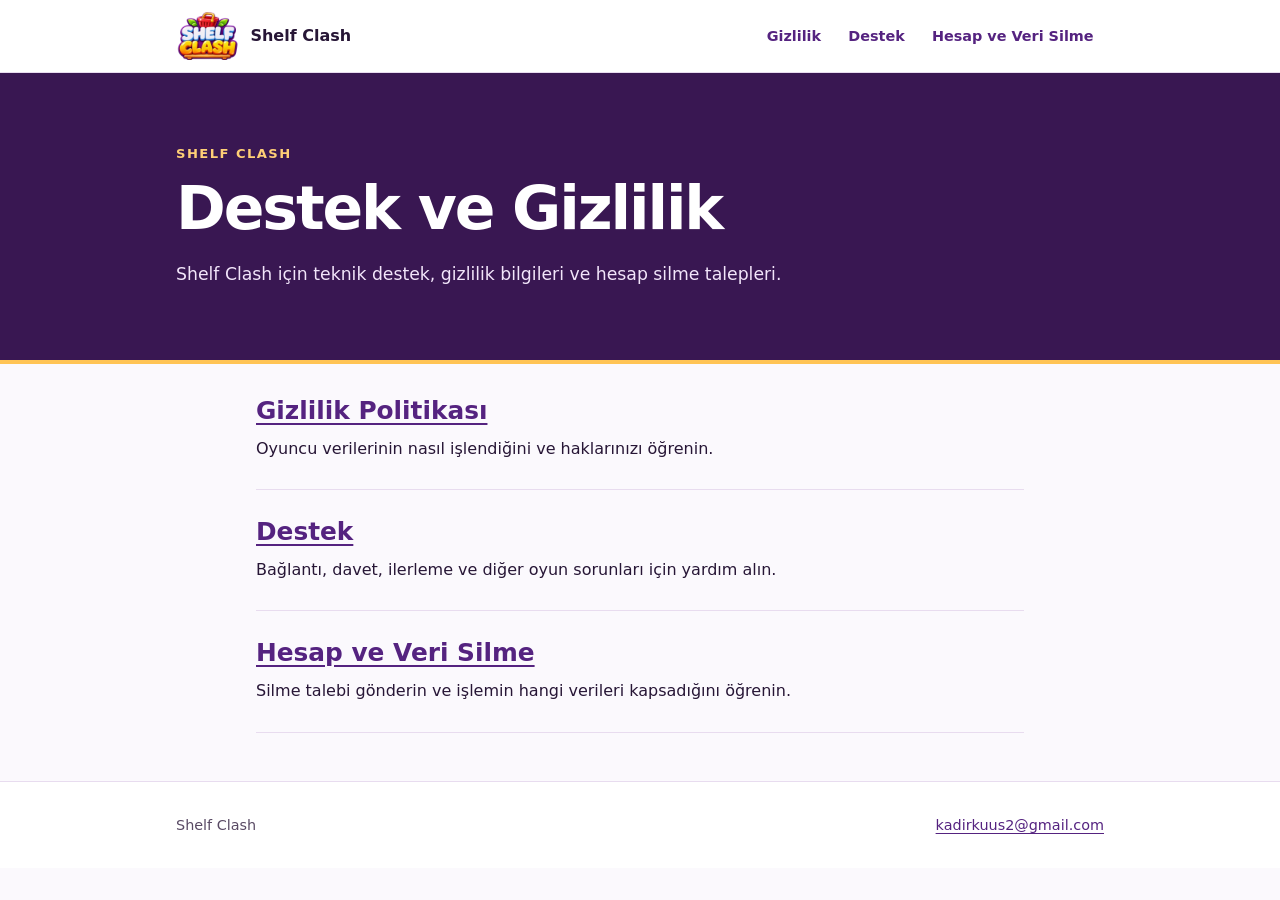
<file: index.html>
<!doctype html>
<html lang="tr">
<head>
<meta charset="utf-8">
<meta name="viewport" content="width=device-width, initial-scale=1">
<meta name="theme-color" content="#391752">
<meta name="description" content="Shelf Clash için teknik destek, gizlilik bilgileri ve hesap silme talepleri.">
<title>Destek ve Gizlilik</title>
<link rel="stylesheet" href="./assets/site.css">
</head>
<body>
<a class="skip" href="#icerik">İçeriğe geç</a>
<header class="site-header">
<div class="wrap bar">
<a class="brand" href="./"><img src="./assets/shelf-clash-logo.webp" width="320" height="240" alt=""><span>Shelf Clash</span></a>
<nav aria-label="Ana menü">
<a href="./privacy/">Gizlilik</a>
<a href="./support/">Destek</a>
<a href="./delete-account/">Hesap ve Veri Silme</a>
</nav>
</div>
</header>
<main id="icerik">
<div class="hero">
<div class="wrap">
<p class="kicker">Shelf Clash</p>
<h1>Destek ve Gizlilik</h1>
<p class="lead">Shelf Clash için teknik destek, gizlilik bilgileri ve hesap silme talepleri.</p>
</div>
</div>
<div class="wrap content">
<section><h2><a href="./privacy/">Gizlilik Politikası</a></h2><p>Oyuncu verilerinin nasıl işlendiğini ve haklarınızı öğrenin.</p></section>
<section><h2><a href="./support/">Destek</a></h2><p>Bağlantı, davet, ilerleme ve diğer oyun sorunları için yardım alın.</p></section>
<section><h2><a href="./delete-account/">Hesap ve Veri Silme</a></h2><p>Silme talebi gönderin ve işlemin hangi verileri kapsadığını öğrenin.</p></section>
</div>
</main>
<footer><div class="wrap bar"><p>Shelf Clash</p><a href="mailto:kadirkuus2@gmail.com">kadirkuus2@gmail.com</a></div></footer>
</body>
</html>
</file>
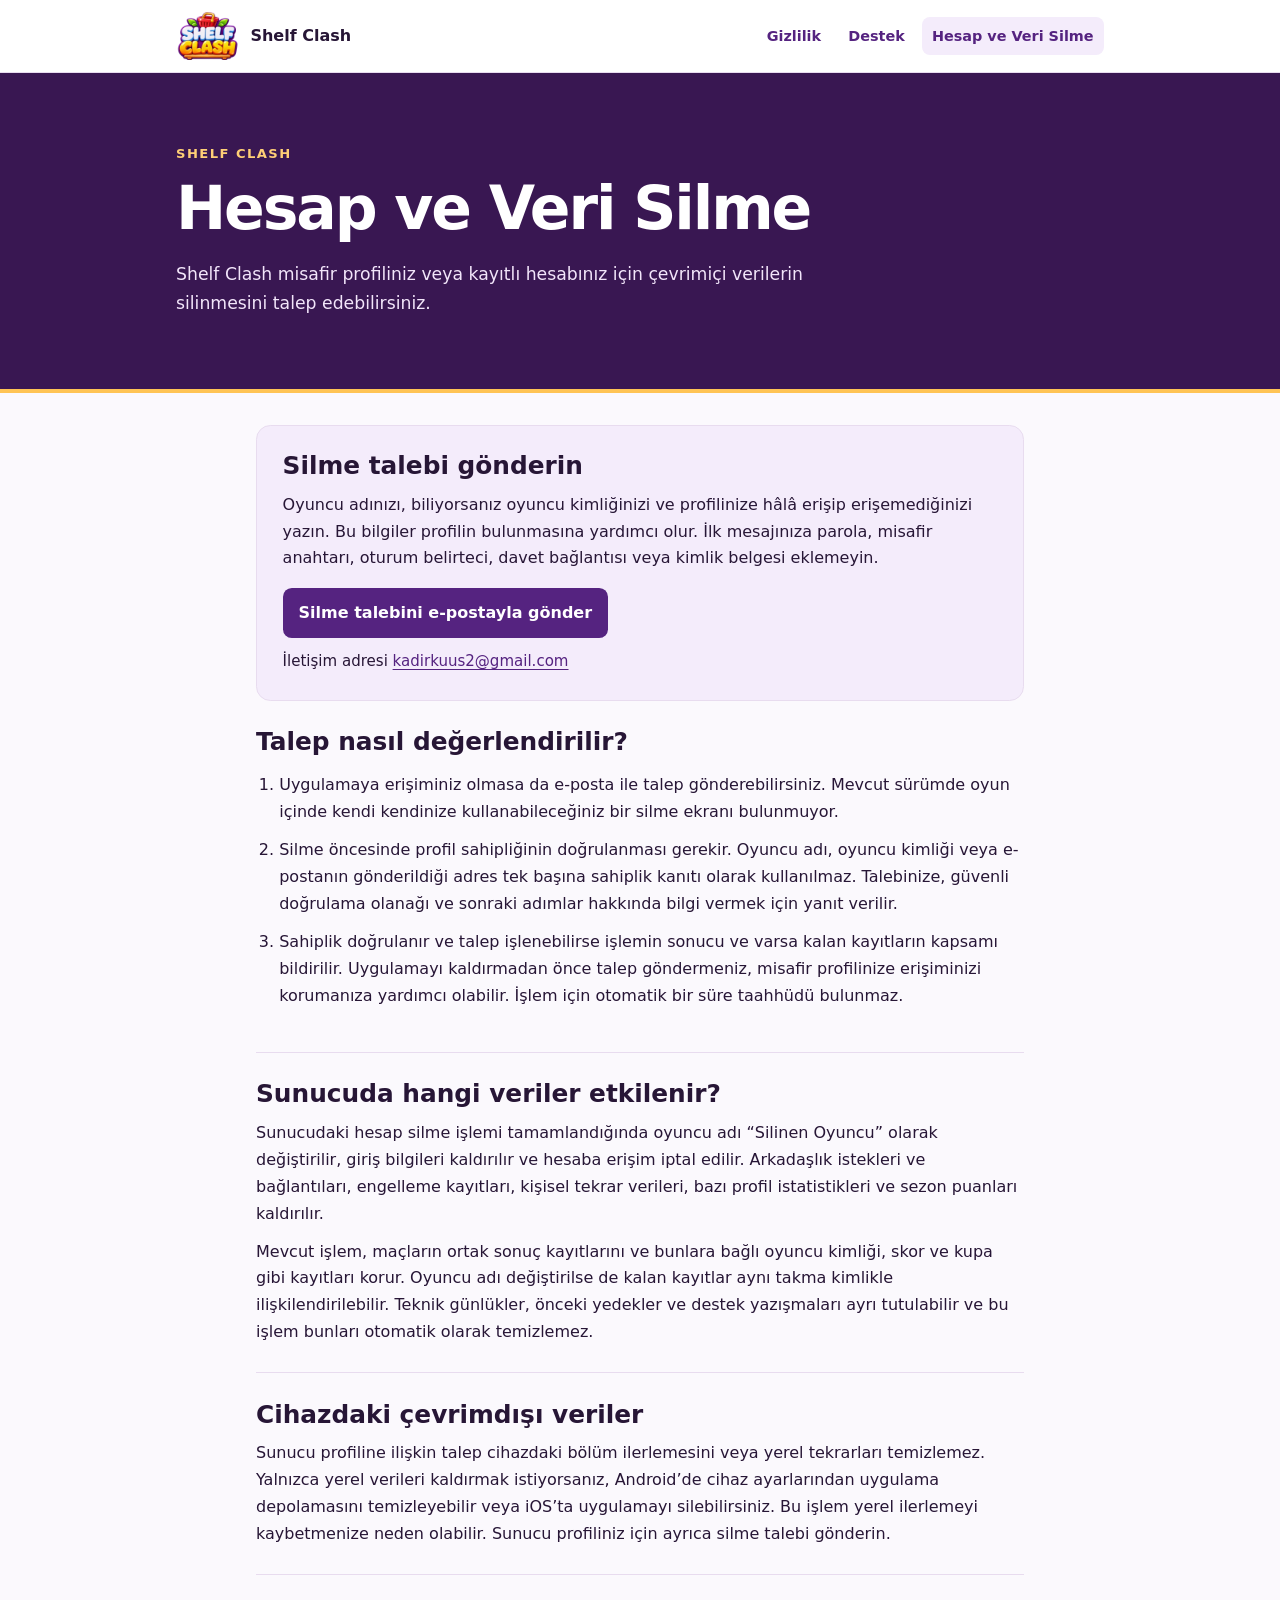
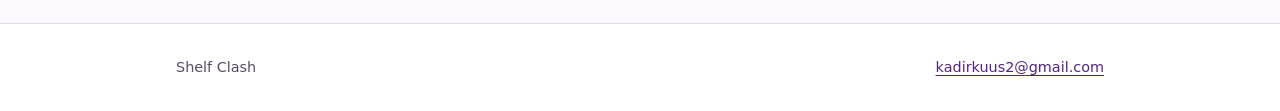
<file: delete-account/index.html>
<!doctype html>
<html lang="tr">
<head>
<meta charset="utf-8">
<meta name="viewport" content="width=device-width, initial-scale=1">
<meta name="theme-color" content="#391752">
<meta name="description" content="Shelf Clash misafir profiliniz veya kayıtlı hesabınız için çevrimiçi verilerin silinmesini talep edebilirsiniz.">
<title>Hesap ve Veri Silme | Shelf Clash</title>
<link rel="stylesheet" href="../assets/site.css">
</head>
<body>
<a class="skip" href="#icerik">İçeriğe geç</a>
<header class="site-header">
<div class="wrap bar">
<a class="brand" href="../"><img src="../assets/shelf-clash-logo.webp" width="320" height="240" alt=""><span>Shelf Clash</span></a>
<nav aria-label="Ana menü">
<a href="../privacy/">Gizlilik</a>
<a href="../support/">Destek</a>
<a href="../delete-account/" aria-current="page">Hesap ve Veri Silme</a>
</nav>
</div>
</header>
<main id="icerik">
<div class="hero">
<div class="wrap">
<p class="kicker">Shelf Clash</p>
<h1>Hesap ve Veri Silme</h1>
<p class="lead">Shelf Clash misafir profiliniz veya kayıtlı hesabınız için çevrimiçi verilerin silinmesini talep edebilirsiniz.</p>
</div>
</div>
<div class="wrap content">
<div class="callout">
<h2>Silme talebi gönderin</h2>
<p>Oyuncu adınızı, biliyorsanız oyuncu kimliğinizi ve profilinize hâlâ erişip erişemediğinizi yazın. Bu bilgiler profilin bulunmasına yardımcı olur. İlk mesajınıza parola, misafir anahtarı, oturum belirteci, davet bağlantısı veya kimlik belgesi eklemeyin.</p>
<a class="button" href="mailto:kadirkuus2@gmail.com?subject=Shelf%20Clash%20hesap%20ve%20veri%20silme%20talebi">Silme talebini e-postayla gönder</a>
<p class="email">İletişim adresi <a href="mailto:kadirkuus2@gmail.com">kadirkuus2@gmail.com</a></p>
</div>
<section>
<h2>Talep nasıl değerlendirilir?</h2>
<ol>
<li>Uygulamaya erişiminiz olmasa da e-posta ile talep gönderebilirsiniz. Mevcut sürümde oyun içinde kendi kendinize kullanabileceğiniz bir silme ekranı bulunmuyor.</li>
<li>Silme öncesinde profil sahipliğinin doğrulanması gerekir. Oyuncu adı, oyuncu kimliği veya e-postanın gönderildiği adres tek başına sahiplik kanıtı olarak kullanılmaz. Talebinize, güvenli doğrulama olanağı ve sonraki adımlar hakkında bilgi vermek için yanıt verilir.</li>
<li>Sahiplik doğrulanır ve talep işlenebilirse işlemin sonucu ve varsa kalan kayıtların kapsamı bildirilir. Uygulamayı kaldırmadan önce talep göndermeniz, misafir profilinize erişiminizi korumanıza yardımcı olabilir. İşlem için otomatik bir süre taahhüdü bulunmaz.</li>
</ol>
</section>
<section>
<h2>Sunucuda hangi veriler etkilenir?</h2>
<p>Sunucudaki hesap silme işlemi tamamlandığında oyuncu adı “Silinen Oyuncu” olarak değiştirilir, giriş bilgileri kaldırılır ve hesaba erişim iptal edilir. Arkadaşlık istekleri ve bağlantıları, engelleme kayıtları, kişisel tekrar verileri, bazı profil istatistikleri ve sezon puanları kaldırılır.</p>
<p>Mevcut işlem, maçların ortak sonuç kayıtlarını ve bunlara bağlı oyuncu kimliği, skor ve kupa gibi kayıtları korur. Oyuncu adı değiştirilse de kalan kayıtlar aynı takma kimlikle ilişkilendirilebilir. Teknik günlükler, önceki yedekler ve destek yazışmaları ayrı tutulabilir ve bu işlem bunları otomatik olarak temizlemez.</p>
</section>
<section>
<h2>Cihazdaki çevrimdışı veriler</h2>
<p>Sunucu profiline ilişkin talep cihazdaki bölüm ilerlemesini veya yerel tekrarları temizlemez. Yalnızca yerel verileri kaldırmak istiyorsanız, Android’de cihaz ayarlarından uygulama depolamasını temizleyebilir veya iOS’ta uygulamayı silebilirsiniz. Bu işlem yerel ilerlemeyi kaybetmenize neden olabilir. Sunucu profiliniz için ayrıca silme talebi gönderin.</p>
</section>
</div>
</main>
<footer><div class="wrap bar"><p>Shelf Clash</p><a href="mailto:kadirkuus2@gmail.com">kadirkuus2@gmail.com</a></div></footer>
</body>
</html>
</file>
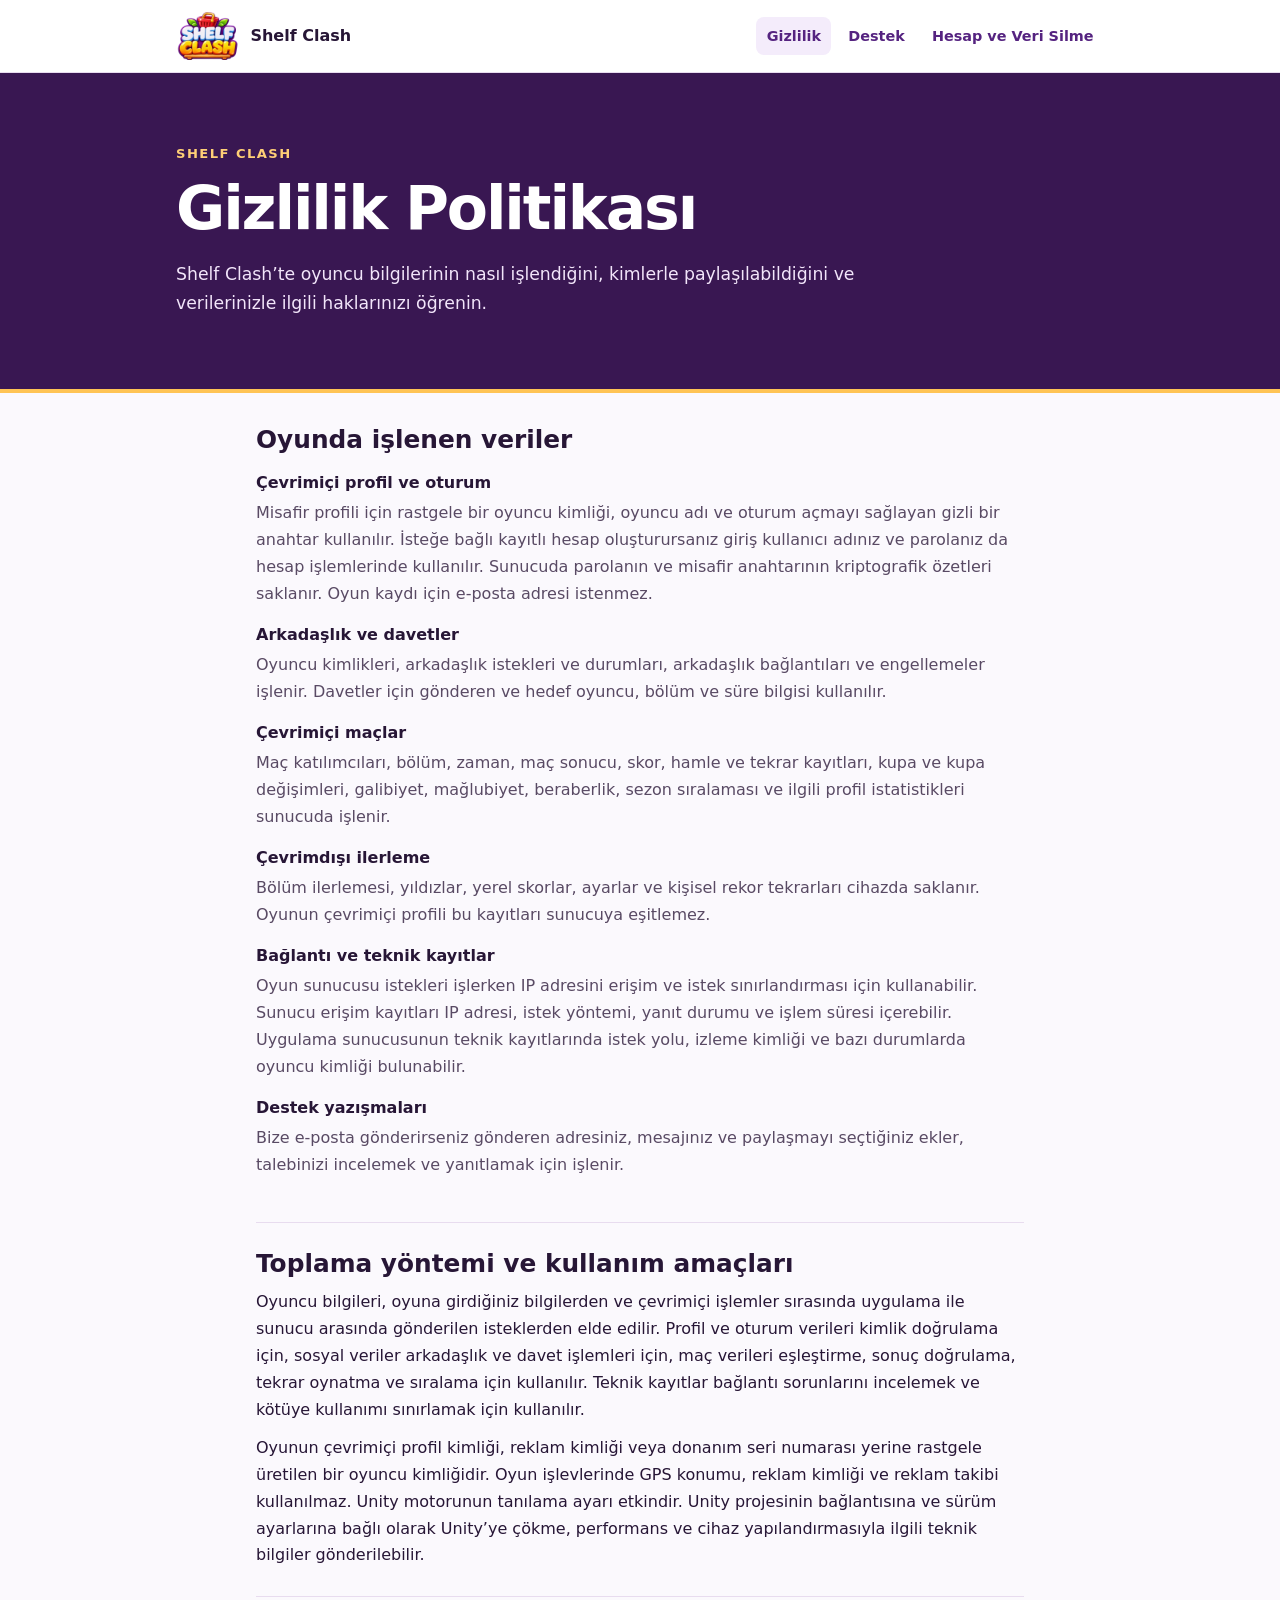
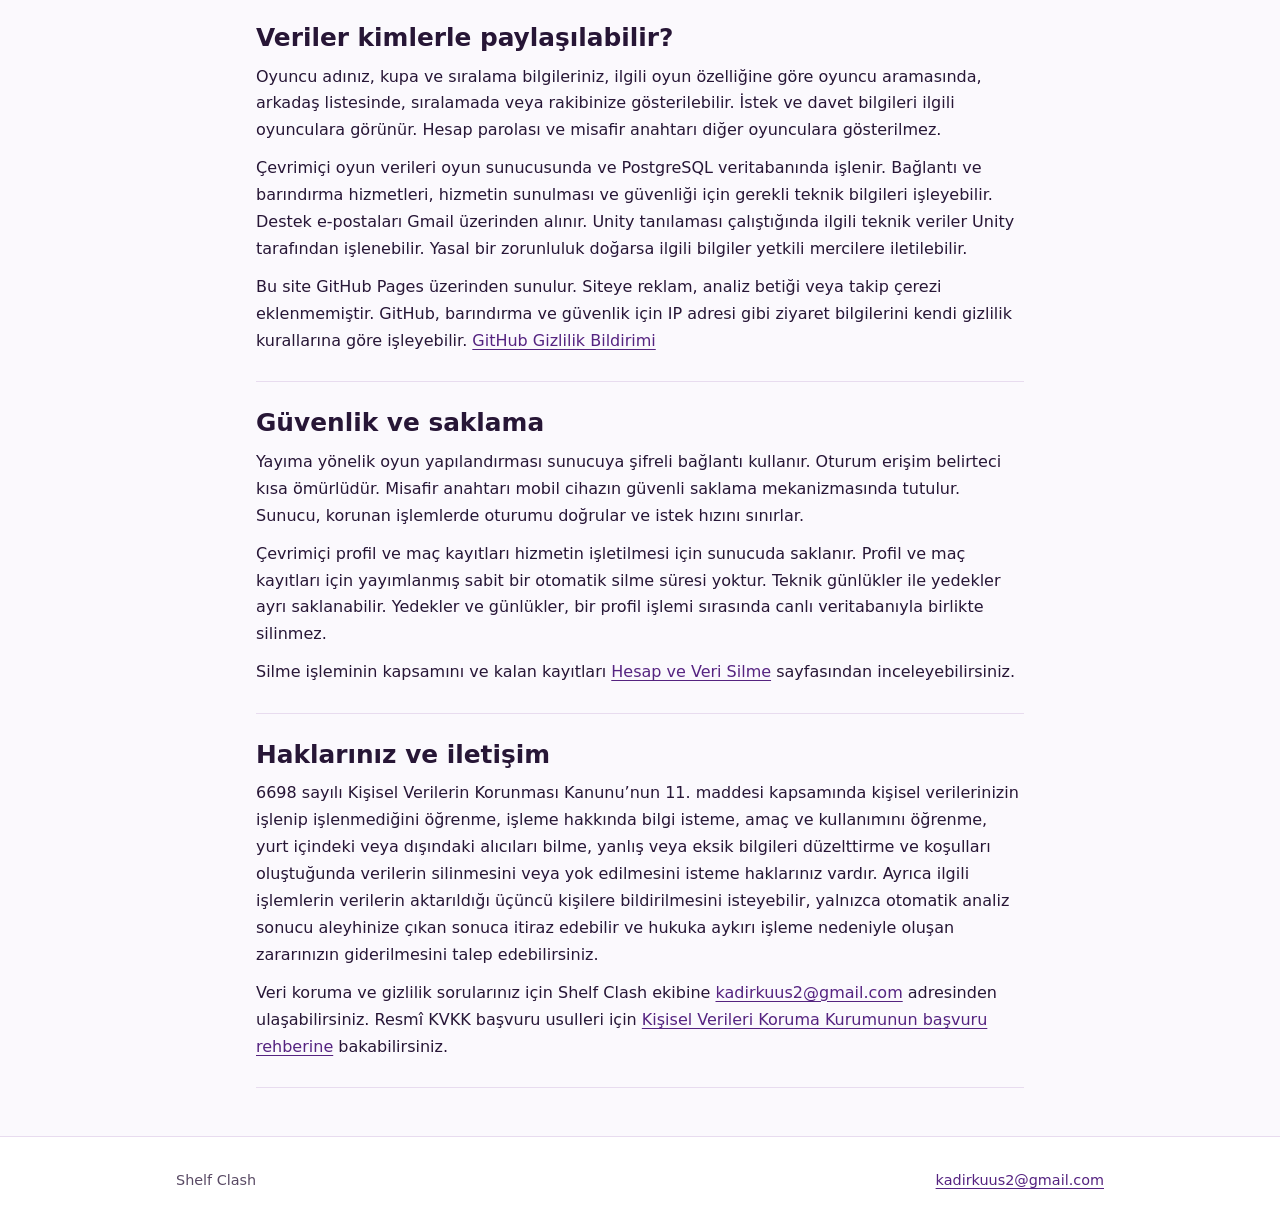
<file: privacy/index.html>
<!doctype html>
<html lang="tr">
<head>
<meta charset="utf-8">
<meta name="viewport" content="width=device-width, initial-scale=1">
<meta name="theme-color" content="#391752">
<meta name="description" content="Shelf Clash’te oyuncu bilgilerinin nasıl işlendiğini, kimlerle paylaşılabildiğini ve verilerinizle ilgili haklarınızı öğrenin.">
<title>Gizlilik Politikası | Shelf Clash</title>
<link rel="stylesheet" href="../assets/site.css">
</head>
<body>
<a class="skip" href="#icerik">İçeriğe geç</a>
<header class="site-header">
<div class="wrap bar">
<a class="brand" href="../"><img src="../assets/shelf-clash-logo.webp" width="320" height="240" alt=""><span>Shelf Clash</span></a>
<nav aria-label="Ana menü">
<a href="../privacy/" aria-current="page">Gizlilik</a>
<a href="../support/">Destek</a>
<a href="../delete-account/">Hesap ve Veri Silme</a>
</nav>
</div>
</header>
<main id="icerik">
<div class="hero">
<div class="wrap">
<p class="kicker">Shelf Clash</p>
<h1>Gizlilik Politikası</h1>
<p class="lead">Shelf Clash’te oyuncu bilgilerinin nasıl işlendiğini, kimlerle paylaşılabildiğini ve verilerinizle ilgili haklarınızı öğrenin.</p>
</div>
</div>
<div class="wrap content">
<section id="veriler">
<h2>Oyunda işlenen veriler</h2>
<dl>
<dt>Çevrimiçi profil ve oturum</dt>
<dd>Misafir profili için rastgele bir oyuncu kimliği, oyuncu adı ve oturum açmayı sağlayan gizli bir anahtar kullanılır. İsteğe bağlı kayıtlı hesap oluşturursanız giriş kullanıcı adınız ve parolanız da hesap işlemlerinde kullanılır. Sunucuda parolanın ve misafir anahtarının kriptografik özetleri saklanır. Oyun kaydı için e-posta adresi istenmez.</dd>
<dt>Arkadaşlık ve davetler</dt>
<dd>Oyuncu kimlikleri, arkadaşlık istekleri ve durumları, arkadaşlık bağlantıları ve engellemeler işlenir. Davetler için gönderen ve hedef oyuncu, bölüm ve süre bilgisi kullanılır.</dd>
<dt>Çevrimiçi maçlar</dt>
<dd>Maç katılımcıları, bölüm, zaman, maç sonucu, skor, hamle ve tekrar kayıtları, kupa ve kupa değişimleri, galibiyet, mağlubiyet, beraberlik, sezon sıralaması ve ilgili profil istatistikleri sunucuda işlenir.</dd>
<dt>Çevrimdışı ilerleme</dt>
<dd>Bölüm ilerlemesi, yıldızlar, yerel skorlar, ayarlar ve kişisel rekor tekrarları cihazda saklanır. Oyunun çevrimiçi profili bu kayıtları sunucuya eşitlemez.</dd>
<dt>Bağlantı ve teknik kayıtlar</dt>
<dd>Oyun sunucusu istekleri işlerken IP adresini erişim ve istek sınırlandırması için kullanabilir. Sunucu erişim kayıtları IP adresi, istek yöntemi, yanıt durumu ve işlem süresi içerebilir. Uygulama sunucusunun teknik kayıtlarında istek yolu, izleme kimliği ve bazı durumlarda oyuncu kimliği bulunabilir.</dd>
<dt>Destek yazışmaları</dt>
<dd>Bize e-posta gönderirseniz gönderen adresiniz, mesajınız ve paylaşmayı seçtiğiniz ekler, talebinizi incelemek ve yanıtlamak için işlenir.</dd>
</dl>
</section>
<section id="amaclar">
<h2>Toplama yöntemi ve kullanım amaçları</h2>
<p>Oyuncu bilgileri, oyuna girdiğiniz bilgilerden ve çevrimiçi işlemler sırasında uygulama ile sunucu arasında gönderilen isteklerden elde edilir. Profil ve oturum verileri kimlik doğrulama için, sosyal veriler arkadaşlık ve davet işlemleri için, maç verileri eşleştirme, sonuç doğrulama, tekrar oynatma ve sıralama için kullanılır. Teknik kayıtlar bağlantı sorunlarını incelemek ve kötüye kullanımı sınırlamak için kullanılır.</p>
<p>Oyunun çevrimiçi profil kimliği, reklam kimliği veya donanım seri numarası yerine rastgele üretilen bir oyuncu kimliğidir. Oyun işlevlerinde GPS konumu, reklam kimliği ve reklam takibi kullanılmaz. Unity motorunun tanılama ayarı etkindir. Unity projesinin bağlantısına ve sürüm ayarlarına bağlı olarak Unity’ye çökme, performans ve cihaz yapılandırmasıyla ilgili teknik bilgiler gönderilebilir.</p>
</section>
<section id="paylasim">
<h2>Veriler kimlerle paylaşılabilir?</h2>
<p>Oyuncu adınız, kupa ve sıralama bilgileriniz, ilgili oyun özelliğine göre oyuncu aramasında, arkadaş listesinde, sıralamada veya rakibinize gösterilebilir. İstek ve davet bilgileri ilgili oyunculara görünür. Hesap parolası ve misafir anahtarı diğer oyunculara gösterilmez.</p>
<p>Çevrimiçi oyun verileri oyun sunucusunda ve PostgreSQL veritabanında işlenir. Bağlantı ve barındırma hizmetleri, hizmetin sunulması ve güvenliği için gerekli teknik bilgileri işleyebilir. Destek e-postaları Gmail üzerinden alınır. Unity tanılaması çalıştığında ilgili teknik veriler Unity tarafından işlenebilir. Yasal bir zorunluluk doğarsa ilgili bilgiler yetkili mercilere iletilebilir.</p>
<p>Bu site GitHub Pages üzerinden sunulur. Siteye reklam, analiz betiği veya takip çerezi eklenmemiştir. GitHub, barındırma ve güvenlik için IP adresi gibi ziyaret bilgilerini kendi gizlilik kurallarına göre işleyebilir. <a href="https://docs.github.com/en/site-policy/privacy-policies/github-general-privacy-statement">GitHub Gizlilik Bildirimi</a></p>
</section>
<section id="guvenlik">
<h2>Güvenlik ve saklama</h2>
<p>Yayıma yönelik oyun yapılandırması sunucuya şifreli bağlantı kullanır. Oturum erişim belirteci kısa ömürlüdür. Misafir anahtarı mobil cihazın güvenli saklama mekanizmasında tutulur. Sunucu, korunan işlemlerde oturumu doğrular ve istek hızını sınırlar.</p>
<p>Çevrimiçi profil ve maç kayıtları hizmetin işletilmesi için sunucuda saklanır. Profil ve maç kayıtları için yayımlanmış sabit bir otomatik silme süresi yoktur. Teknik günlükler ile yedekler ayrı saklanabilir. Yedekler ve günlükler, bir profil işlemi sırasında canlı veritabanıyla birlikte silinmez.</p>
<p>Silme işleminin kapsamını ve kalan kayıtları <a href="../delete-account/">Hesap ve Veri Silme</a> sayfasından inceleyebilirsiniz.</p>
</section>
<section id="haklar">
<h2>Haklarınız ve iletişim</h2>
<p>6698 sayılı Kişisel Verilerin Korunması Kanunu’nun 11. maddesi kapsamında kişisel verilerinizin işlenip işlenmediğini öğrenme, işleme hakkında bilgi isteme, amaç ve kullanımını öğrenme, yurt içindeki veya dışındaki alıcıları bilme, yanlış veya eksik bilgileri düzelttirme ve koşulları oluştuğunda verilerin silinmesini veya yok edilmesini isteme haklarınız vardır. Ayrıca ilgili işlemlerin verilerin aktarıldığı üçüncü kişilere bildirilmesini isteyebilir, yalnızca otomatik analiz sonucu aleyhinize çıkan sonuca itiraz edebilir ve hukuka aykırı işleme nedeniyle oluşan zararınızın giderilmesini talep edebilirsiniz.</p>
<p>Veri koruma ve gizlilik sorularınız için Shelf Clash ekibine <a href="mailto:kadirkuus2@gmail.com">kadirkuus2@gmail.com</a> adresinden ulaşabilirsiniz. Resmî KVKK başvuru usulleri için <a href="https://www.kvkk.gov.tr/Icerik/2062/Basvuru-Hakki">Kişisel Verileri Koruma Kurumunun başvuru rehberine</a> bakabilirsiniz.</p>
</section>
</div>
</main>
<footer><div class="wrap bar"><p>Shelf Clash</p><a href="mailto:kadirkuus2@gmail.com">kadirkuus2@gmail.com</a></div></footer>
</body>
</html>
</file>
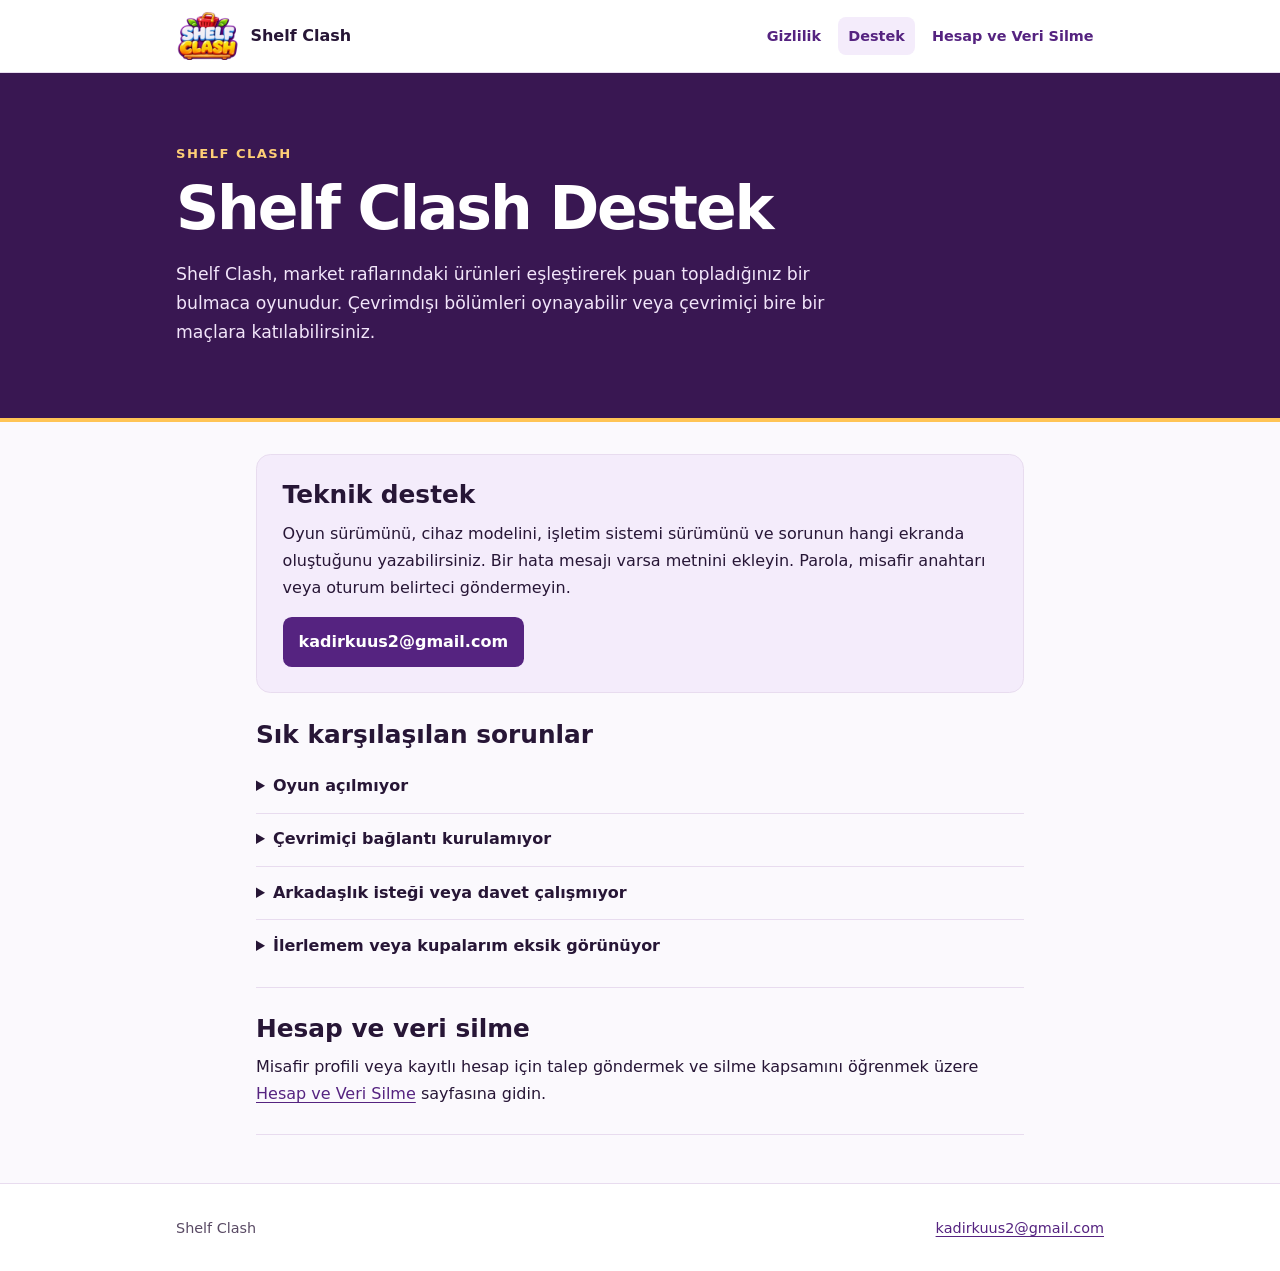
<file: support/index.html>
<!doctype html>
<html lang="tr">
<head>
<meta charset="utf-8">
<meta name="viewport" content="width=device-width, initial-scale=1">
<meta name="theme-color" content="#391752">
<meta name="description" content="Shelf Clash, market raflarındaki ürünleri eşleştirerek puan topladığınız bir bulmaca oyunudur. Çevrimdışı bölümleri oynayabilir veya çevrimiçi bire bir maçlara katılabilirsiniz.">
<title>Shelf Clash Destek | Shelf Clash</title>
<link rel="stylesheet" href="../assets/site.css">
</head>
<body>
<a class="skip" href="#icerik">İçeriğe geç</a>
<header class="site-header">
<div class="wrap bar">
<a class="brand" href="../"><img src="../assets/shelf-clash-logo.webp" width="320" height="240" alt=""><span>Shelf Clash</span></a>
<nav aria-label="Ana menü">
<a href="../privacy/">Gizlilik</a>
<a href="../support/" aria-current="page">Destek</a>
<a href="../delete-account/">Hesap ve Veri Silme</a>
</nav>
</div>
</header>
<main id="icerik">
<div class="hero">
<div class="wrap">
<p class="kicker">Shelf Clash</p>
<h1>Shelf Clash Destek</h1>
<p class="lead">Shelf Clash, market raflarındaki ürünleri eşleştirerek puan topladığınız bir bulmaca oyunudur. Çevrimdışı bölümleri oynayabilir veya çevrimiçi bire bir maçlara katılabilirsiniz.</p>
</div>
</div>
<div class="wrap content">
<div class="callout">
<h2>Teknik destek</h2>
<p>Oyun sürümünü, cihaz modelini, işletim sistemi sürümünü ve sorunun hangi ekranda oluştuğunu yazabilirsiniz. Bir hata mesajı varsa metnini ekleyin. Parola, misafir anahtarı veya oturum belirteci göndermeyin.</p>
<a class="button" href="mailto:kadirkuus2@gmail.com">kadirkuus2@gmail.com</a>
</div>
<section>
<h2>Sık karşılaşılan sorunlar</h2>
<details><summary>Oyun açılmıyor</summary><p>Uygulamayı tamamen kapatıp yeniden açın, cihazı yeniden başlatın ve mağazada bir güncelleme olup olmadığını kontrol edin. Verileri temizlemeden veya uygulamayı kaldırmadan önce destekle iletişime geçin. Cihazdaki ilerleme ve misafir profile erişim kaybolabilir.</p></details>
<details><summary>Çevrimiçi bağlantı kurulamıyor</summary><p>İnternet bağlantınızı kontrol edin. Mümkünse Wi-Fi ile mobil veri arasında geçiş yapıp yeniden deneyin. Sorun sürerse bağlantı hatasının metnini ve yaklaşık saatini paylaşın.</p></details>
<details><summary>Arkadaşlık isteği veya davet çalışmıyor</summary><p>Oyuncu adını ve arkadaşlık isteğinin durumunu kontrol edin. Maç davetinin süresi dolduysa arkadaşınızdan yeni bir davet isteyin. Bağlantı açılıyor ama maç başlamıyorsa iki oyuncunun da çevrimiçi olduğunu kontrol edin.</p></details>
<details><summary>İlerlemem veya kupalarım eksik görünüyor</summary><p>Çevrimiçi kupalar aktif oyuncu profiline bağlıdır. Çevrimdışı bölüm ilerlemesi cihazda saklanır. Hangi bölüm veya maçın etkilendiğini ve yakın zamanda cihaz ya da profil değiştirip değiştirmediğinizi yazın.</p></details>
</section>
<section>
<h2>Hesap ve veri silme</h2>
<p>Misafir profili veya kayıtlı hesap için talep göndermek ve silme kapsamını öğrenmek üzere <a href="../delete-account/">Hesap ve Veri Silme</a> sayfasına gidin.</p>
</section>
</div>
</main>
<footer><div class="wrap bar"><p>Shelf Clash</p><a href="mailto:kadirkuus2@gmail.com">kadirkuus2@gmail.com</a></div></footer>
</body>
</html>
</file>
<file: assets/site.css>
:root {
  color-scheme: light;
  --ink: #271636;
  --muted: #594a64;
  --purple: #552380;
  --lavender: #f4ecfb;
  --line: #e8dcef;
  --gold: #ffc455;
}
* { box-sizing: border-box; }
body {
  margin: 0;
  background: #fbf9fd;
  color: var(--ink);
  font: 1rem/1.68 system-ui, -apple-system, "Segoe UI", sans-serif;
}
a { color: var(--purple); text-underline-offset: .18em; overflow-wrap: anywhere; }
a:hover { text-decoration-thickness: .13em; }
:focus-visible { outline: 3px solid #a35d10; outline-offset: 4px; }
.wrap { width: min(100% - 2.5rem, 58rem); margin-inline: auto; }
.skip { position: absolute; top: .5rem; left: .5rem; transform: translateY(-150%); background: white; padding: .5rem; }
.skip:focus { transform: none; }
.site-header { background: #fff; border-bottom: 1px solid var(--line); }
.bar { display: flex; align-items: center; justify-content: space-between; gap: .4rem 1.5rem; padding-block: .75rem; flex-wrap: wrap; }
.brand { display: inline-flex; align-items: center; gap: .65rem; color: var(--ink); font-weight: 800; text-decoration: none; }
.brand img { width: 64px; height: auto; display: block; }
nav { display: flex; flex-wrap: wrap; gap: .15rem .4rem; }
nav a { display: block; font-size: .9rem; font-weight: 650; padding: .45rem .65rem; border-radius: .5rem; text-decoration: none; }
nav a:hover, nav a[aria-current] { background: var(--lavender); }
.hero { background: #391752; color: white; border-bottom: 4px solid var(--gold); }
.hero .wrap { padding-block: clamp(2.25rem, 6vw, 4.4rem); }
.kicker { color: #ffcf76; margin: 0 0 .5rem; font-size: .82rem; font-weight: 750; letter-spacing: .11em; text-transform: uppercase; }
h1, h2, h3 { line-height: 1.18; }
h1 { font-size: clamp(2rem, 6.6vw, 3.75rem); margin: 0; letter-spacing: -.035em; }
h2 { font-size: clamp(1.22rem, 4vw, 1.55rem); margin: 0 0 .7rem; }
.lead { max-width: 43rem; color: #f2e5fa; margin: 1rem 0 0; font-size: 1.08rem; }
.content { max-width: 48rem; padding-block: 2rem 3rem; }
.content section { padding-block: 1.65rem; border-bottom: 1px solid var(--line); }
.content section:first-child { padding-top: 0; }
.content p { margin: .7rem 0 0; }
dt { font-weight: 750; margin-top: .9rem; }
dd { margin: .2rem 0 0; color: var(--muted); }
ol { padding-left: 1.45rem; }
li + li { margin-top: .7rem; }
.callout { background: var(--lavender); border: 1px solid var(--line); border-radius: .9rem; padding: clamp(1rem, 4vw, 1.6rem); }
.button { display: inline-block; padding: .7rem 1rem; margin-top: 1rem; background: var(--purple); color: white; font-weight: 700; border-radius: .55rem; text-decoration: none; }
.button:hover { background: #3e185c; }
.email { font-size: .94rem; }
details { padding-block: .8rem; border-bottom: 1px solid var(--line); }
details:last-child { border: 0; padding-bottom: 0; }
summary { cursor: pointer; font-weight: 700; }
details p { color: var(--muted); }
footer { background: white; border-top: 1px solid var(--line); color: var(--muted); padding-block: 1.2rem; font-size: .9rem; }
footer p { margin: 0; }
@media (max-width: 36rem) {
  .wrap { width: calc(100% - 1.5rem); }
  nav { width: 100%; }
  nav a { padding-inline: .48rem; }
}
</file>
